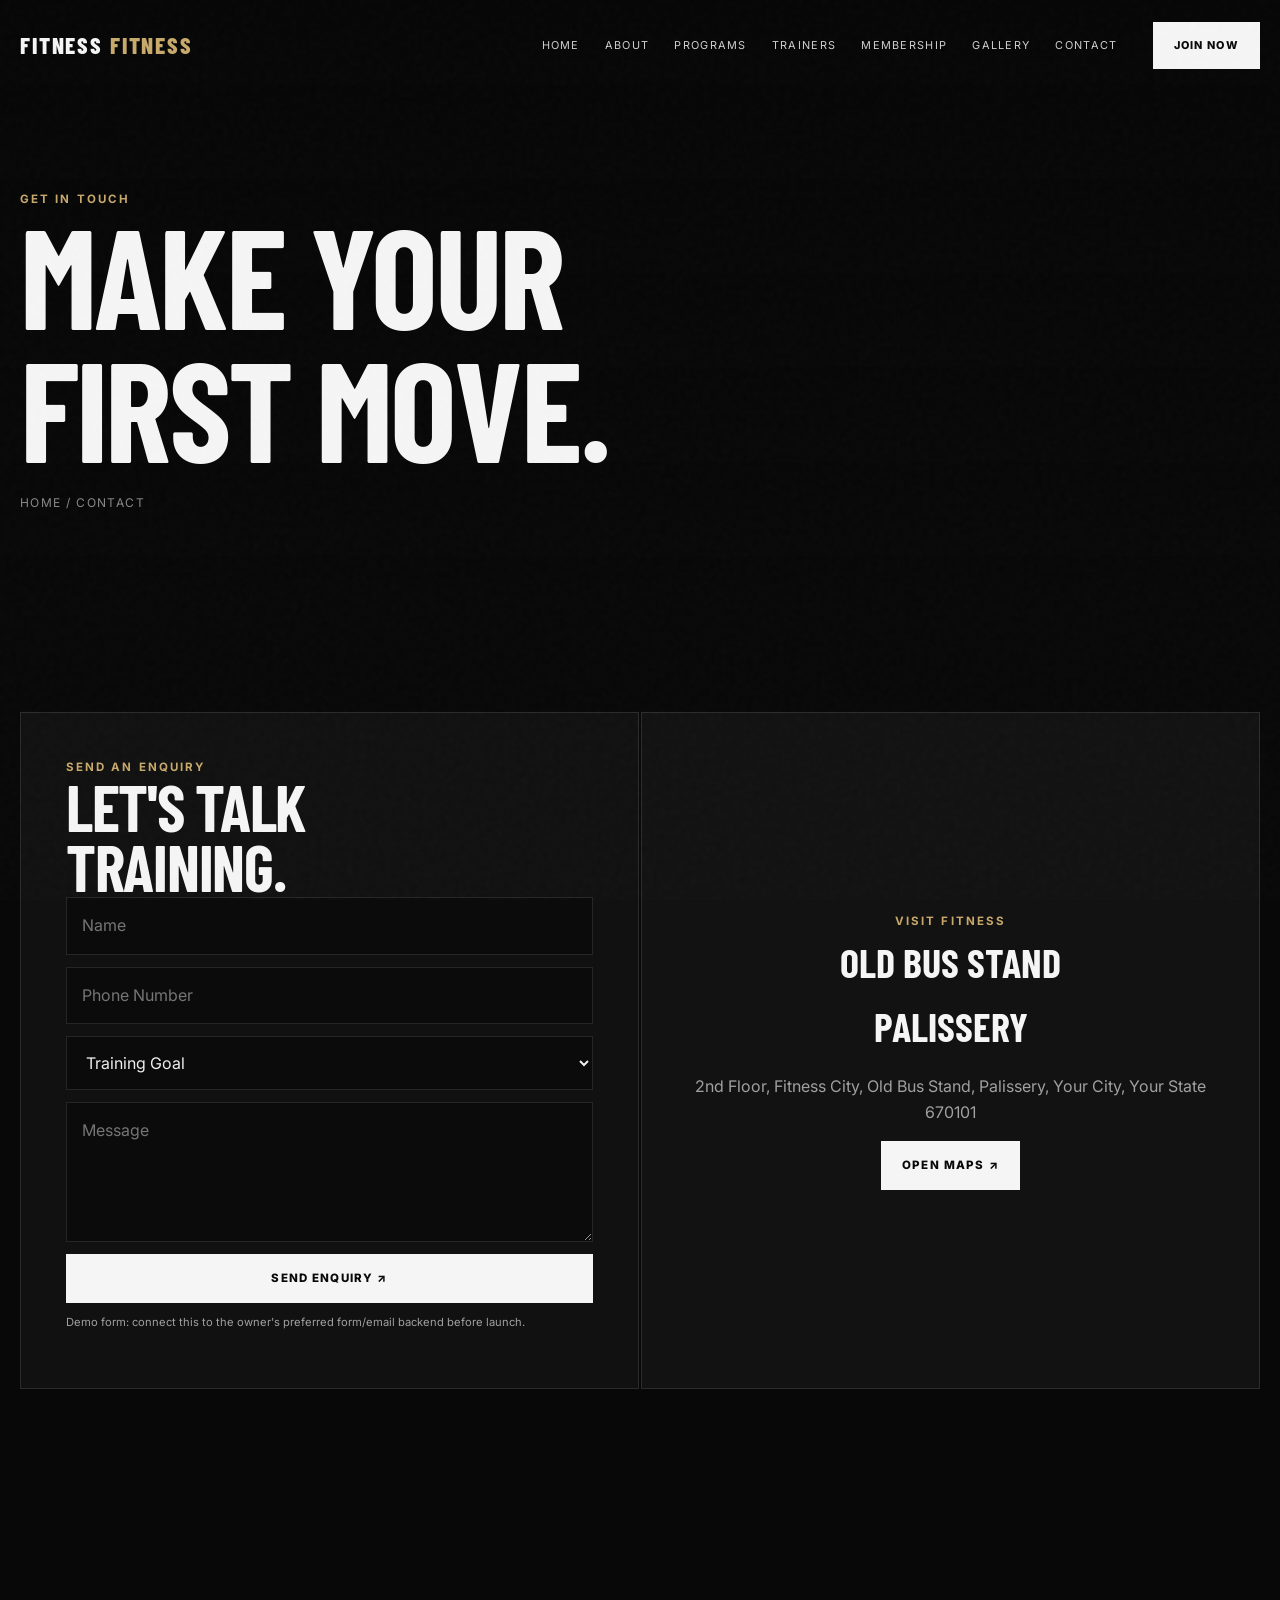
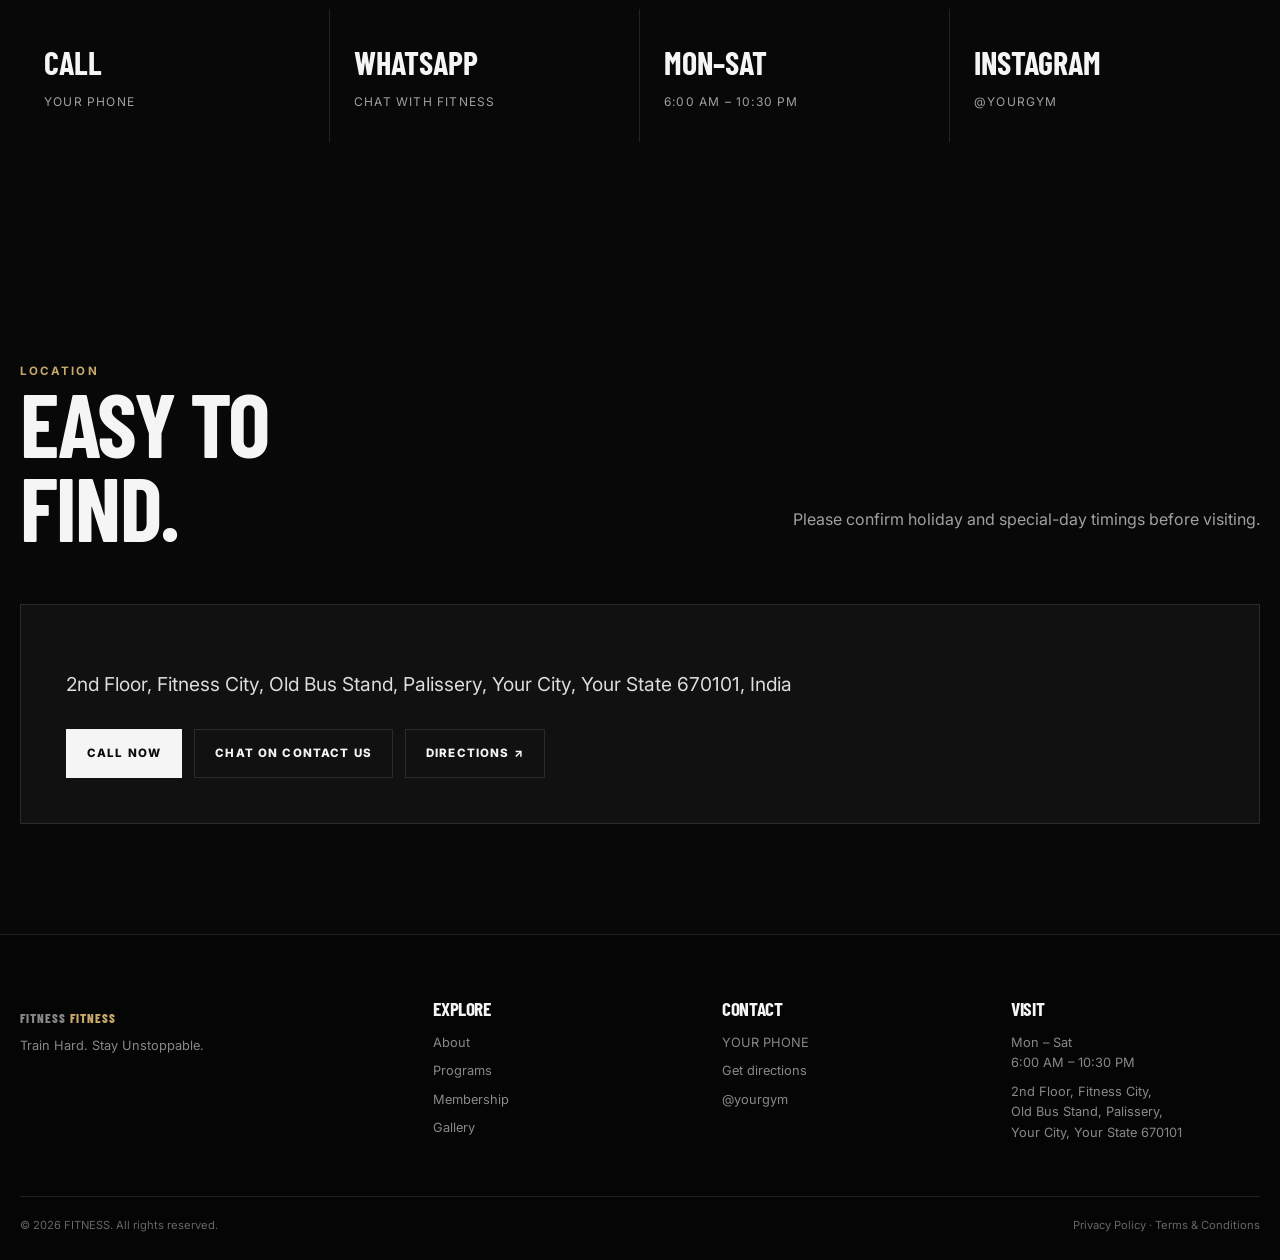
<file: contact.html>
<!doctype html><html lang="en"><head><meta charset="utf-8"><meta name="viewport" content="width=device-width,initial-scale=1">
<title>Contact | FITNESS</title><meta name="description" content="Premium fitness centre in Your City, Your State."><meta name="theme-color" content="#080808"><link rel="stylesheet" href="css/style.css"></head><body>
<nav class="nav"><div class="container nav-inner">
<a class="logo" href="index.html">FITNESS <span>FITNESS</span></a>
<div class="nav-links">
<a href="index.html">Home</a><a href="about.html">About</a><a href="programs.html">Programs</a><a href="trainers.html">Trainers</a><a href="membership.html">Membership</a><a href="gallery.html">Gallery</a><a href="contact.html">Contact</a>
<a class="btn primary nav-cta" href="membership.html">Join Now</a></div><button class="menu" aria-label="Open menu">☰</button></div></nav><header class="page-hero"><div class="container"><div class="eyebrow">Get in touch</div><h1>Make your<br>first move.</h1><div class="breadcrumbs">Home / Contact</div></div></header>
<section class="section"><div class="container location-grid"><div class="contact-card reveal"><div class="eyebrow">Send an enquiry</div><h2 style="font-size:4rem">Let's talk<br>training.</h2><form class="form" data-demo><input name="name" placeholder="Name" aria-label="Name" required><input name="phone" type="tel" placeholder="Phone Number" aria-label="Phone Number" required><select name="goal" aria-label="Training Goal"><option>Training Goal</option><option>General fitness</option><option>Strength</option><option>Muscle building</option><option>Weight management</option><option>Personal training</option></select><textarea name="message" placeholder="Message" aria-label="Message"></textarea><button class="btn primary" type="submit">Send Enquiry ↗</button></form><p style="font-size:.7rem">Demo form: connect this to the owner's preferred form/email backend before launch.</p></div>
<div class="map reveal"><div><div class="eyebrow">Visit Fitness</div><strong>OLD BUS STAND<br>PALISSERY</strong><p>2nd Floor, Fitness City, Old Bus Stand, Palissery, Your City, Your State 670101</p><a class="btn primary" target="_blank" rel="noopener" href="https://www.google.com/maps">Open Maps ↗</a></div></div></div></section>
<section class="section"><div class="container"><div class="trust-grid"><div class="trust-item"><strong>CALL</strong><span><a href="tel:+YOURPHONE">YOUR PHONE</a></span></div><div class="trust-item"><strong>WHATSAPP</strong><span><a href="contact.html">Chat with Fitness</a></span></div><div class="trust-item"><strong>MON–SAT</strong><span>6:00 AM – 10:30 PM</span></div><div class="trust-item"><strong>INSTAGRAM</strong><span><a href="https://www.instagram.com/yourgym/" target="_blank" rel="noopener">@yourgym</a></span></div></div></div></section>
<section class="section"><div class="container"><div class="section-head"><div><div class="eyebrow">Location</div><h2>Easy to<br>find.</h2></div><p>Please confirm holiday and special-day timings before visiting.</p></div><div class="contact-card"><p style="font-size:1.2rem;color:#ddd">2nd Floor, Fitness City, Old Bus Stand, Palissery, Your City, Your State 670101, India</p><div class="cta-actions"><a class="btn primary" href="tel:+YOURPHONE">Call Now</a><a class="btn" href="contact.html">Chat on Contact Us</a><a class="btn" target="_blank" rel="noopener" href="https://www.google.com/maps">Directions ↗</a></div></div></div></section><footer class="footer"><div class="container">
<div class="footer-grid">
<div><a class="logo" href="index.html">FITNESS <span>FITNESS</span></a><p>Train Hard. Stay Unstoppable.</p></div>
<div><h4>Explore</h4><a href="about.html">About</a><a href="programs.html">Programs</a><a href="membership.html">Membership</a><a href="gallery.html">Gallery</a></div>
<div><h4>Contact</h4><a href="tel:+YOURPHONE">YOUR PHONE</a><a href="https://www.google.com/maps" target="_blank" rel="noopener">Get directions</a><a href="https://www.instagram.com/yourgym/" target="_blank" rel="noopener">@yourgym</a></div>
<div><h4>Visit</h4><p>Mon – Sat<br>6:00 AM – 10:30 PM</p><p>2nd Floor, Fitness City,<br>Old Bus Stand, Palissery,<br>Your City, Your State 670101</p></div>
</div>
<div class="copyright"><span>© 2026 FITNESS. All rights reserved.</span><span>Privacy Policy · Terms & Conditions</span></div>
</div></footer><script src="js/main.js"></script></body></html>
</file>
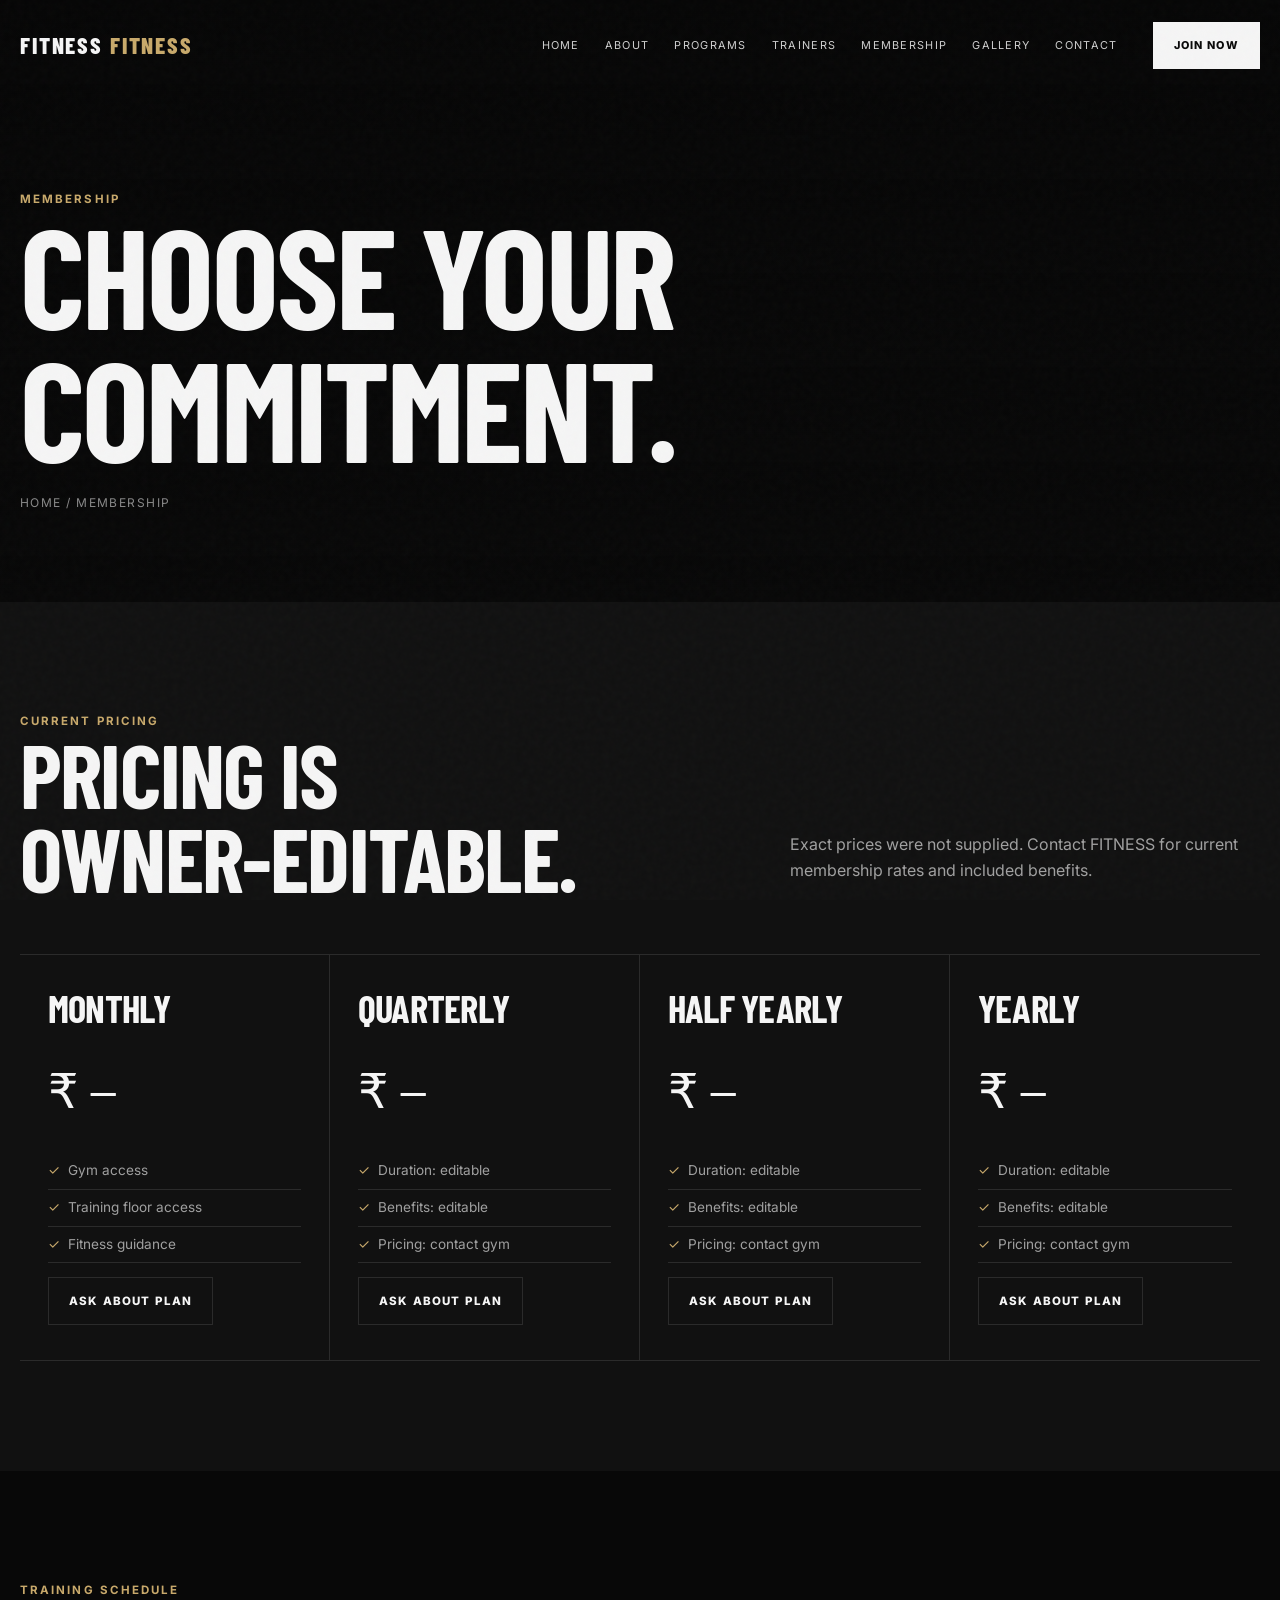
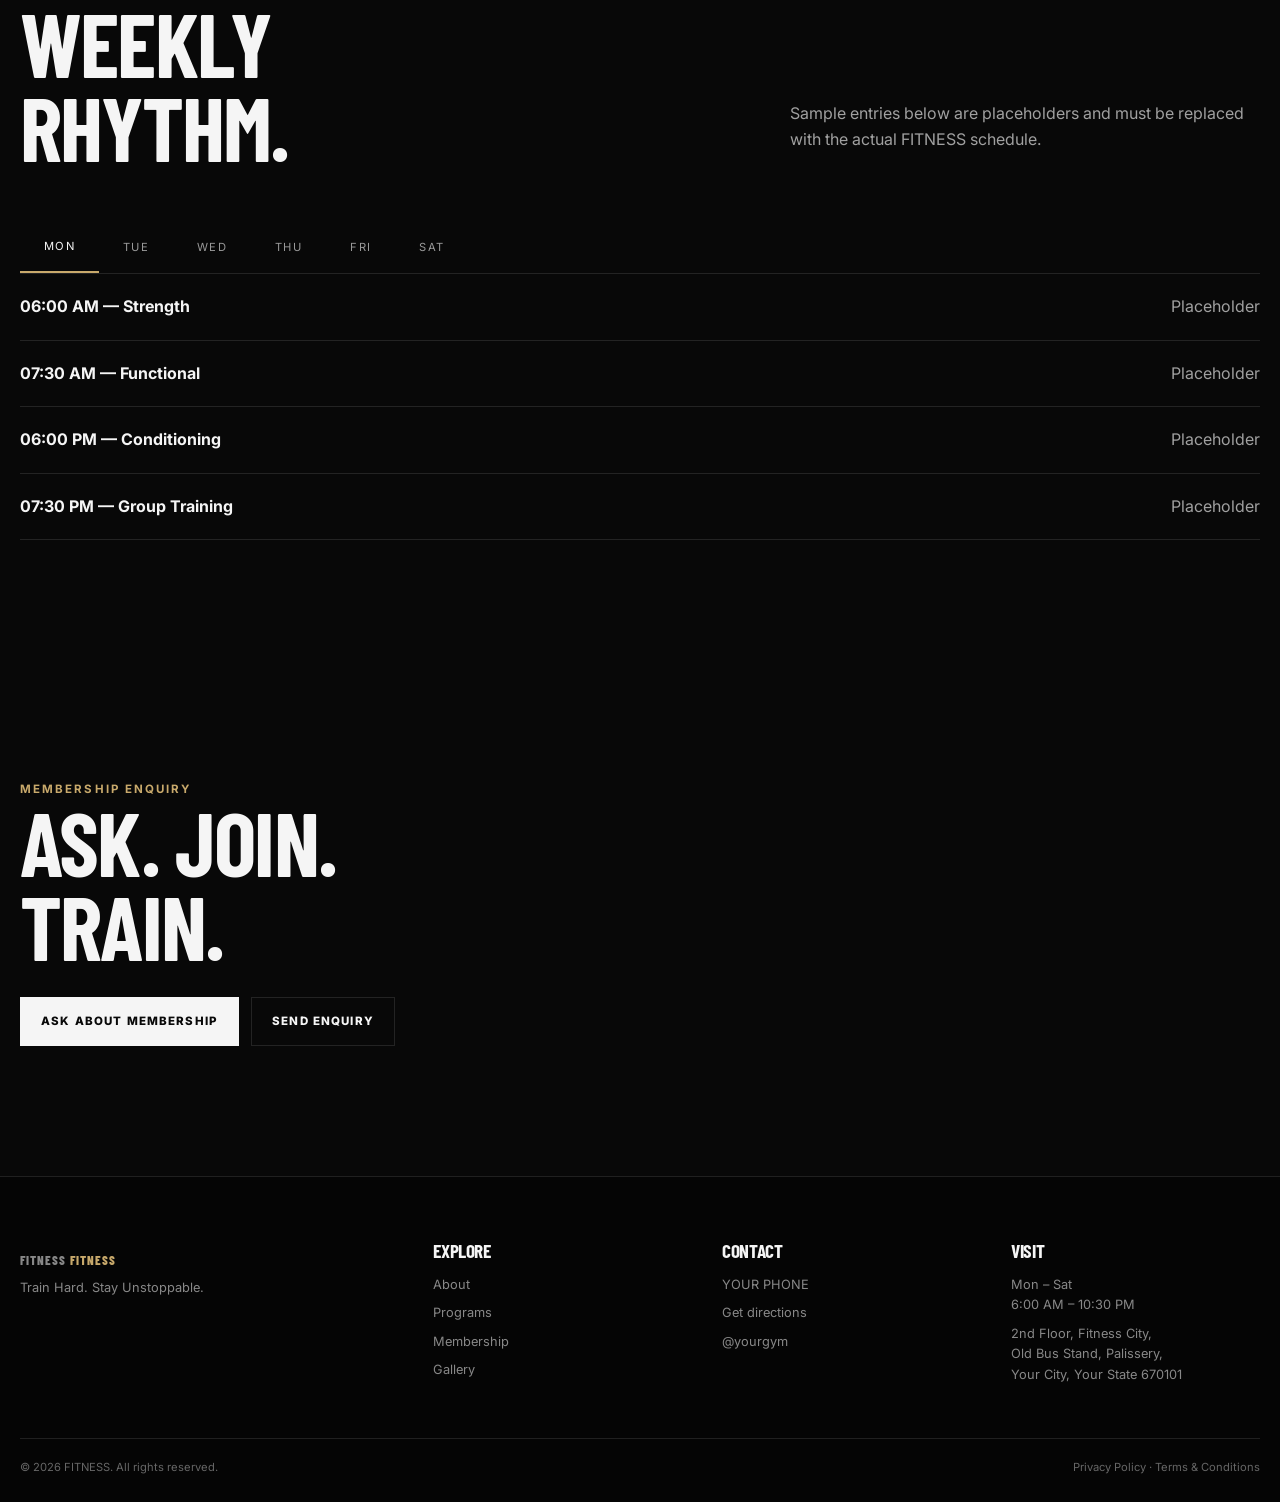
<file: membership.html>
<!doctype html><html lang="en"><head><meta charset="utf-8"><meta name="viewport" content="width=device-width,initial-scale=1">
<title>Membership | FITNESS</title><meta name="description" content="Premium fitness centre in Your City, Your State."><meta name="theme-color" content="#080808"><link rel="stylesheet" href="css/style.css"></head><body>
<nav class="nav"><div class="container nav-inner">
<a class="logo" href="index.html">FITNESS <span>FITNESS</span></a>
<div class="nav-links">
<a href="index.html">Home</a><a href="about.html">About</a><a href="programs.html">Programs</a><a href="trainers.html">Trainers</a><a href="membership.html">Membership</a><a href="gallery.html">Gallery</a><a href="contact.html">Contact</a>
<a class="btn primary nav-cta" href="membership.html">Join Now</a></div><button class="menu" aria-label="Open menu">☰</button></div></nav><header class="page-hero"><div class="container"><div class="eyebrow">Membership</div><h1>Choose your<br>commitment.</h1><div class="breadcrumbs">Home / Membership</div></div></header>
<section class="section membership"><div class="container"><div class="section-head"><div><div class="eyebrow">Current pricing</div><h2>Pricing is<br>owner-editable.</h2></div><p>Exact prices were not supplied. Contact FITNESS for current membership rates and included benefits.</p></div><div class="plans">
<div class="plan reveal"><h3>Monthly</h3><div class="price">₹ —</div><ul><li>Gym access</li><li>Training floor access</li><li>Fitness guidance</li></ul><a class="btn" href="contact.html">Ask about plan</a></div>
<div class="plan reveal"><h3>Quarterly</h3><div class="price">₹ —</div><ul><li>Duration: editable</li><li>Benefits: editable</li><li>Pricing: contact gym</li></ul><a class="btn" href="contact.html">Ask about plan</a></div>
<div class="plan reveal"><h3>Half Yearly</h3><div class="price">₹ —</div><ul><li>Duration: editable</li><li>Benefits: editable</li><li>Pricing: contact gym</li></ul><a class="btn" href="contact.html">Ask about plan</a></div>
<div class="plan reveal"><h3>Yearly</h3><div class="price">₹ —</div><ul><li>Duration: editable</li><li>Benefits: editable</li><li>Pricing: contact gym</li></ul><a class="btn" href="contact.html">Ask about plan</a></div>
</div></div></section>
<section class="section"><div class="container"><div class="section-head"><div><div class="eyebrow">Training schedule</div><h2>Weekly<br>rhythm.</h2></div><p>Sample entries below are placeholders and must be replaced with the actual FITNESS schedule.</p></div>
<div class="schedule"><div class="days"><button class="day active" data-day="mon">mon</button><button class="day " data-day="tue">tue</button><button class="day " data-day="wed">wed</button><button class="day " data-day="thu">thu</button><button class="day " data-day="fri">fri</button><button class="day " data-day="sat">sat</button></div>
<div class="day-content" data-day="mon" ><div class="session"><strong>06:00 AM — Strength</strong><span>Placeholder</span></div><div class="session"><strong>07:30 AM — Functional</strong><span>Placeholder</span></div><div class="session"><strong>06:00 PM — Conditioning</strong><span>Placeholder</span></div><div class="session"><strong>07:30 PM — Group Training</strong><span>Placeholder</span></div></div><div class="day-content" data-day="tue" hidden><div class="session"><strong>06:00 AM — Strength</strong><span>Placeholder</span></div><div class="session"><strong>07:30 AM — Functional</strong><span>Placeholder</span></div><div class="session"><strong>06:00 PM — Conditioning</strong><span>Placeholder</span></div><div class="session"><strong>07:30 PM — Group Training</strong><span>Placeholder</span></div></div><div class="day-content" data-day="wed" hidden><div class="session"><strong>06:00 AM — Strength</strong><span>Placeholder</span></div><div class="session"><strong>07:30 AM — Functional</strong><span>Placeholder</span></div><div class="session"><strong>06:00 PM — Conditioning</strong><span>Placeholder</span></div><div class="session"><strong>07:30 PM — Group Training</strong><span>Placeholder</span></div></div><div class="day-content" data-day="thu" hidden><div class="session"><strong>06:00 AM — Strength</strong><span>Placeholder</span></div><div class="session"><strong>07:30 AM — Functional</strong><span>Placeholder</span></div><div class="session"><strong>06:00 PM — Conditioning</strong><span>Placeholder</span></div><div class="session"><strong>07:30 PM — Group Training</strong><span>Placeholder</span></div></div><div class="day-content" data-day="fri" hidden><div class="session"><strong>06:00 AM — Strength</strong><span>Placeholder</span></div><div class="session"><strong>07:30 AM — Functional</strong><span>Placeholder</span></div><div class="session"><strong>06:00 PM — Conditioning</strong><span>Placeholder</span></div><div class="session"><strong>07:30 PM — Group Training</strong><span>Placeholder</span></div></div><div class="day-content" data-day="sat" hidden><div class="session"><strong>06:00 AM — Strength</strong><span>Placeholder</span></div><div class="session"><strong>07:30 AM — Functional</strong><span>Placeholder</span></div><div class="session"><strong>06:00 PM — Conditioning</strong><span>Placeholder</span></div><div class="session"><strong>07:30 PM — Group Training</strong><span>Placeholder</span></div></div></div></div></section>
<section class="cta"><div class="container"><div class="eyebrow">Membership enquiry</div><h2>Ask. Join.<br>Train.</h2><div class="cta-actions"><a class="btn primary" href="contact.html">Ask About Membership</a><a class="btn" href="contact.html">Send Enquiry</a></div></div></section><footer class="footer"><div class="container">
<div class="footer-grid">
<div><a class="logo" href="index.html">FITNESS <span>FITNESS</span></a><p>Train Hard. Stay Unstoppable.</p></div>
<div><h4>Explore</h4><a href="about.html">About</a><a href="programs.html">Programs</a><a href="membership.html">Membership</a><a href="gallery.html">Gallery</a></div>
<div><h4>Contact</h4><a href="tel:+YOURPHONE">YOUR PHONE</a><a href="https://www.google.com/maps" target="_blank" rel="noopener">Get directions</a><a href="https://www.instagram.com/yourgym/" target="_blank" rel="noopener">@yourgym</a></div>
<div><h4>Visit</h4><p>Mon – Sat<br>6:00 AM – 10:30 PM</p><p>2nd Floor, Fitness City,<br>Old Bus Stand, Palissery,<br>Your City, Your State 670101</p></div>
</div>
<div class="copyright"><span>© 2026 FITNESS. All rights reserved.</span><span>Privacy Policy · Terms & Conditions</span></div>
</div></footer><script src="js/main.js"></script></body></html>
</file>
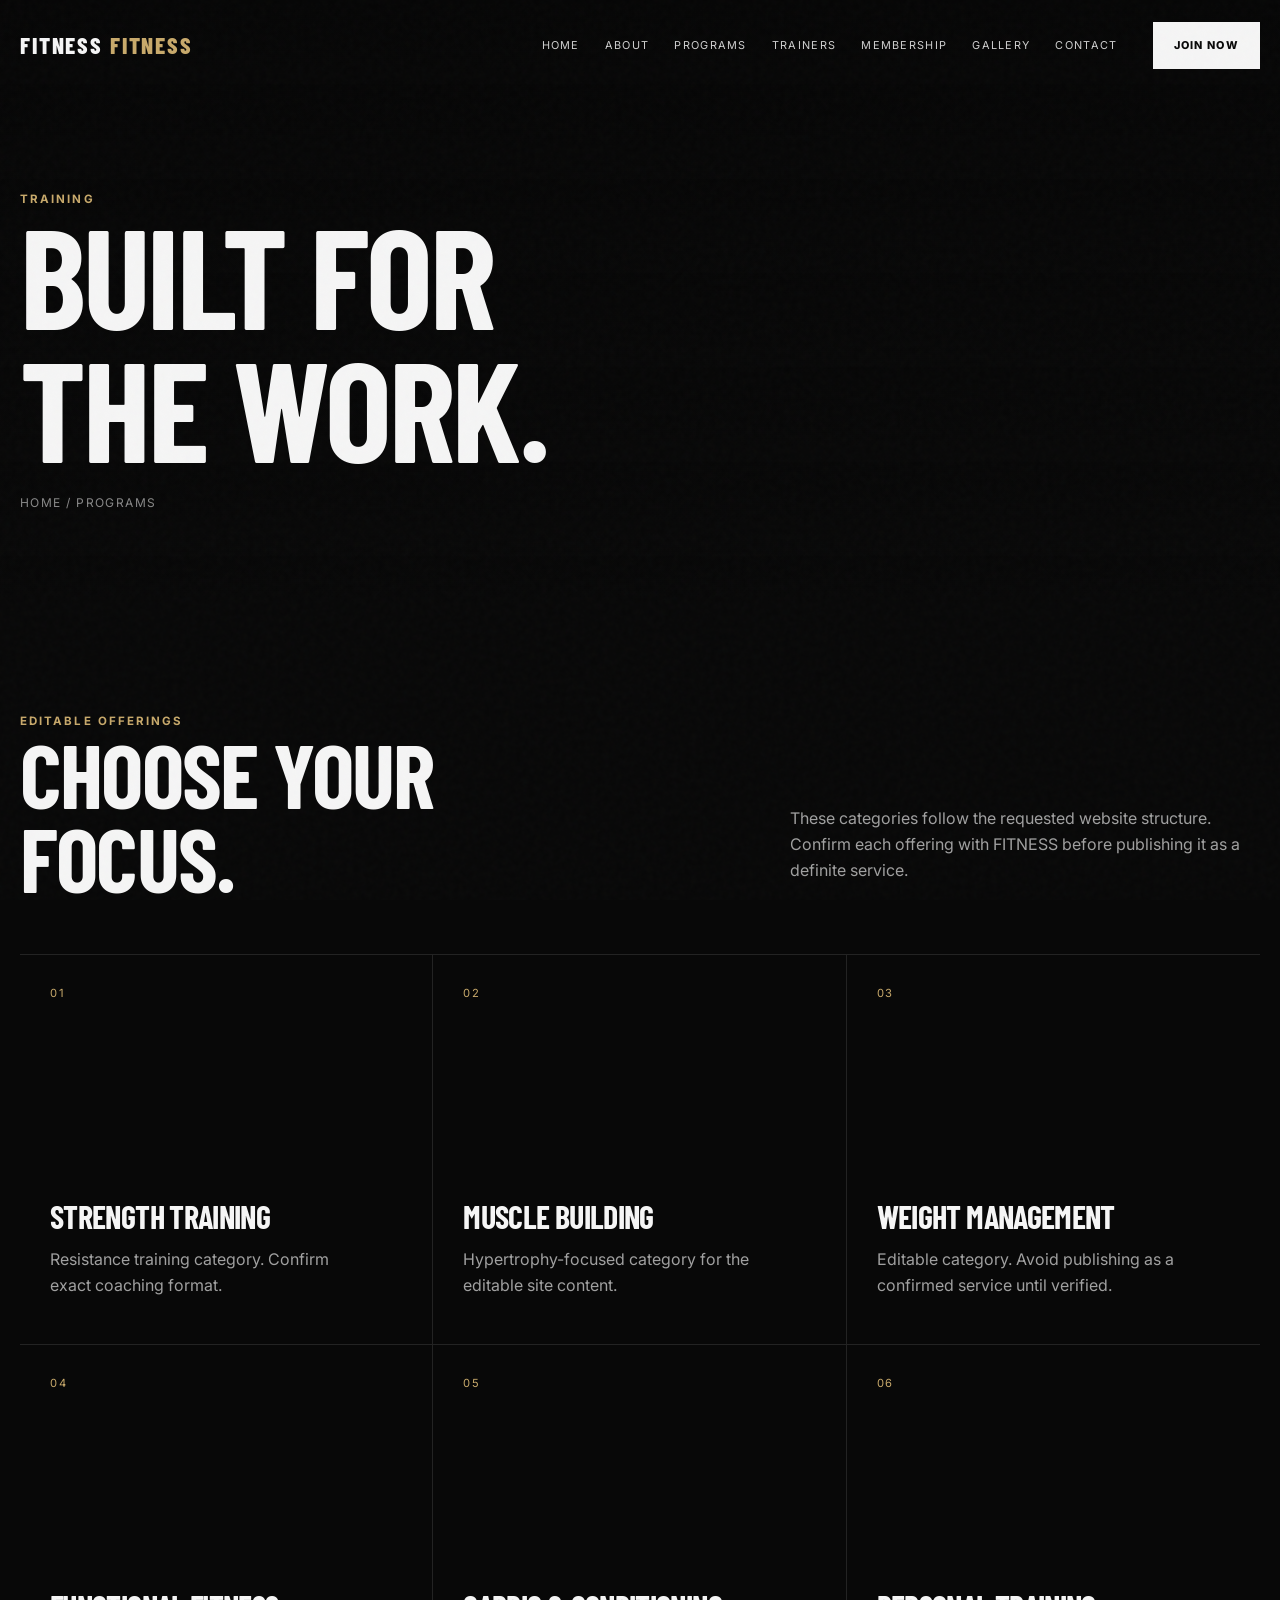
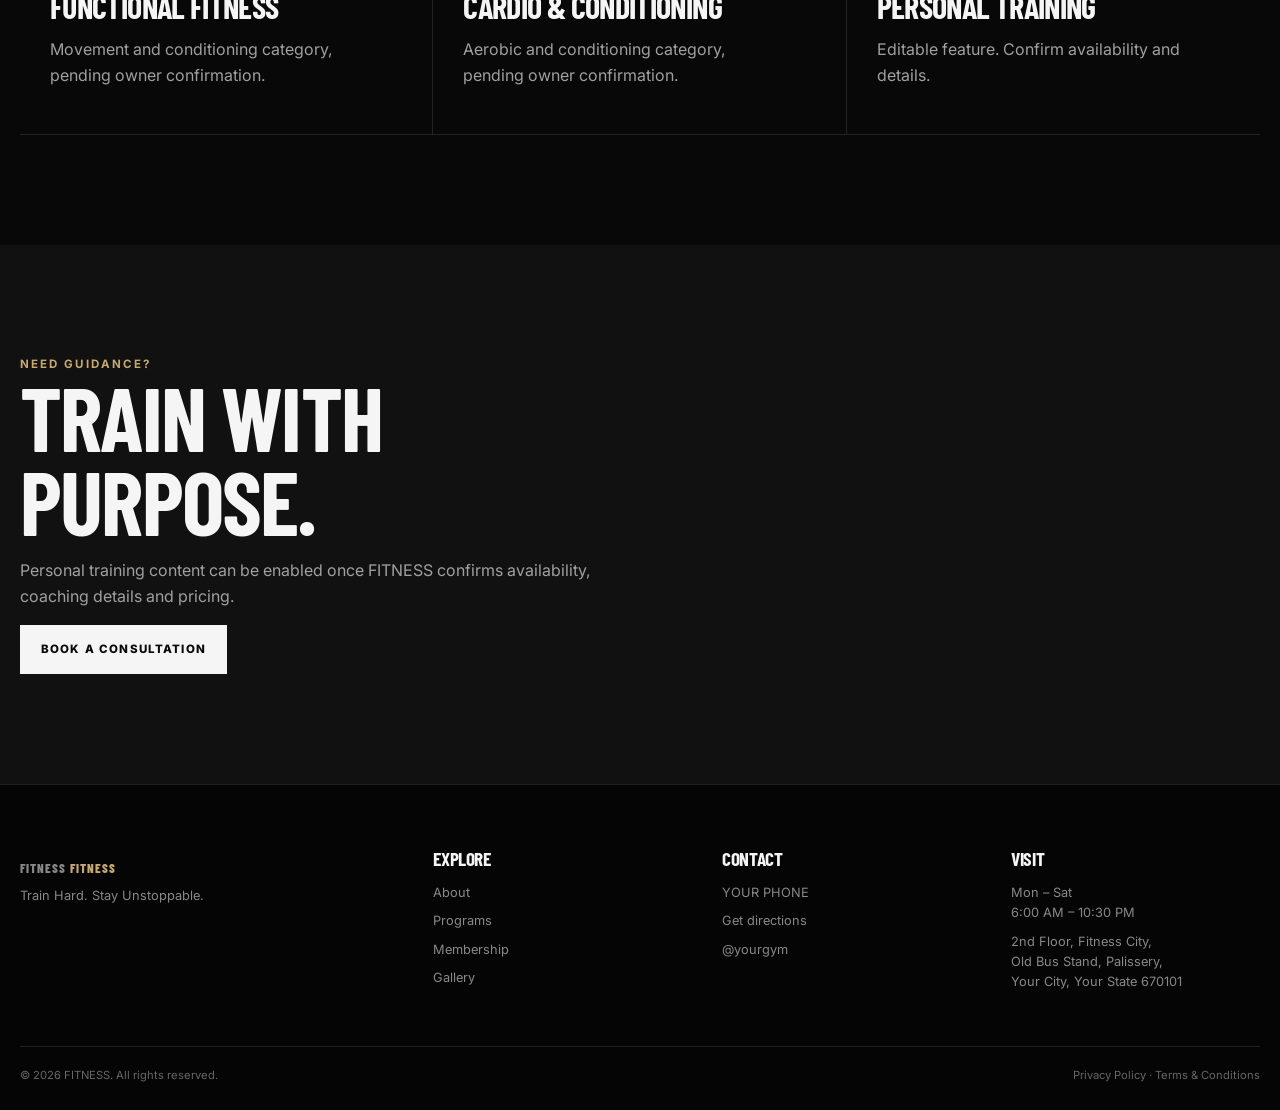
<file: programs.html>
<!doctype html><html lang="en"><head><meta charset="utf-8"><meta name="viewport" content="width=device-width,initial-scale=1">
<title>Programs | FITNESS</title><meta name="description" content="Premium fitness centre in Your City, Your State."><meta name="theme-color" content="#080808"><link rel="stylesheet" href="css/style.css"></head><body>
<nav class="nav"><div class="container nav-inner">
<a class="logo" href="index.html">FITNESS <span>FITNESS</span></a>
<div class="nav-links">
<a href="index.html">Home</a><a href="about.html">About</a><a href="programs.html">Programs</a><a href="trainers.html">Trainers</a><a href="membership.html">Membership</a><a href="gallery.html">Gallery</a><a href="contact.html">Contact</a>
<a class="btn primary nav-cta" href="membership.html">Join Now</a></div><button class="menu" aria-label="Open menu">☰</button></div></nav><header class="page-hero"><div class="container"><div class="eyebrow">Training</div><h1>Built for<br>the work.</h1><div class="breadcrumbs">Home / Programs</div></div></header>
<section class="section"><div class="container"><div class="section-head"><div><div class="eyebrow">Editable offerings</div><h2>Choose your<br>focus.</h2></div><p>These categories follow the requested website structure. Confirm each offering with FITNESS before publishing it as a definite service.</p></div><div class="program-grid">
<div class="program reveal"><div class="program-bg" style="background-image:url('https://images.unsplash.com/photo-1583454110551-21f2fa2afe61?auto=format&fit=crop&w=1000&q=80')"></div><div class="program-content"><span class="program-num">01</span><div><h3>Strength Training</h3><p>Resistance training category. Confirm exact coaching format.</p></div></div></div><div class="program reveal"><div class="program-bg" style="background-image:url('https://images.unsplash.com/photo-1581009146145-b5ef050c2e1e?auto=format&fit=crop&w=1000&q=80')"></div><div class="program-content"><span class="program-num">02</span><div><h3>Muscle Building</h3><p>Hypertrophy-focused category for the editable site content.</p></div></div></div><div class="program reveal"><div class="program-bg" style="background-image:url('https://images.unsplash.com/photo-1534438327276-14e5300c3a48?auto=format&fit=crop&w=1000&q=80')"></div><div class="program-content"><span class="program-num">03</span><div><h3>Weight Management</h3><p>Editable category. Avoid publishing as a confirmed service until verified.</p></div></div></div><div class="program reveal"><div class="program-bg" style="background-image:url('https://images.unsplash.com/photo-1517836357463-d25dfeac3438?auto=format&fit=crop&w=1000&q=80')"></div><div class="program-content"><span class="program-num">04</span><div><h3>Functional Fitness</h3><p>Movement and conditioning category, pending owner confirmation.</p></div></div></div><div class="program reveal"><div class="program-bg" style="background-image:url('https://images.unsplash.com/photo-1538805060514-97d9cc17730c?auto=format&fit=crop&w=1000&q=80')"></div><div class="program-content"><span class="program-num">05</span><div><h3>Cardio & Conditioning</h3><p>Aerobic and conditioning category, pending owner confirmation.</p></div></div></div><div class="program reveal"><div class="program-bg" style="background-image:url('https://images.unsplash.com/photo-1571019614242-c5c5dee9f50b?auto=format&fit=crop&w=1000&q=80')"></div><div class="program-content"><span class="program-num">06</span><div><h3>Personal Training</h3><p>Editable feature. Confirm availability and details.</p></div></div></div></div></div></section>
<section class="section membership"><div class="container"><div class="editorial-copy"><div class="eyebrow">Need guidance?</div><h2>Train with<br>purpose.</h2><p>Personal training content can be enabled once FITNESS confirms availability, coaching details and pricing.</p><a class="btn primary" href="contact.html">Book a consultation</a></div></div></section><footer class="footer"><div class="container">
<div class="footer-grid">
<div><a class="logo" href="index.html">FITNESS <span>FITNESS</span></a><p>Train Hard. Stay Unstoppable.</p></div>
<div><h4>Explore</h4><a href="about.html">About</a><a href="programs.html">Programs</a><a href="membership.html">Membership</a><a href="gallery.html">Gallery</a></div>
<div><h4>Contact</h4><a href="tel:+YOURPHONE">YOUR PHONE</a><a href="https://www.google.com/maps" target="_blank" rel="noopener">Get directions</a><a href="https://www.instagram.com/yourgym/" target="_blank" rel="noopener">@yourgym</a></div>
<div><h4>Visit</h4><p>Mon – Sat<br>6:00 AM – 10:30 PM</p><p>2nd Floor, Fitness City,<br>Old Bus Stand, Palissery,<br>Your City, Your State 670101</p></div>
</div>
<div class="copyright"><span>© 2026 FITNESS. All rights reserved.</span><span>Privacy Policy · Terms & Conditions</span></div>
</div></footer><script src="js/main.js"></script></body></html>
</file>
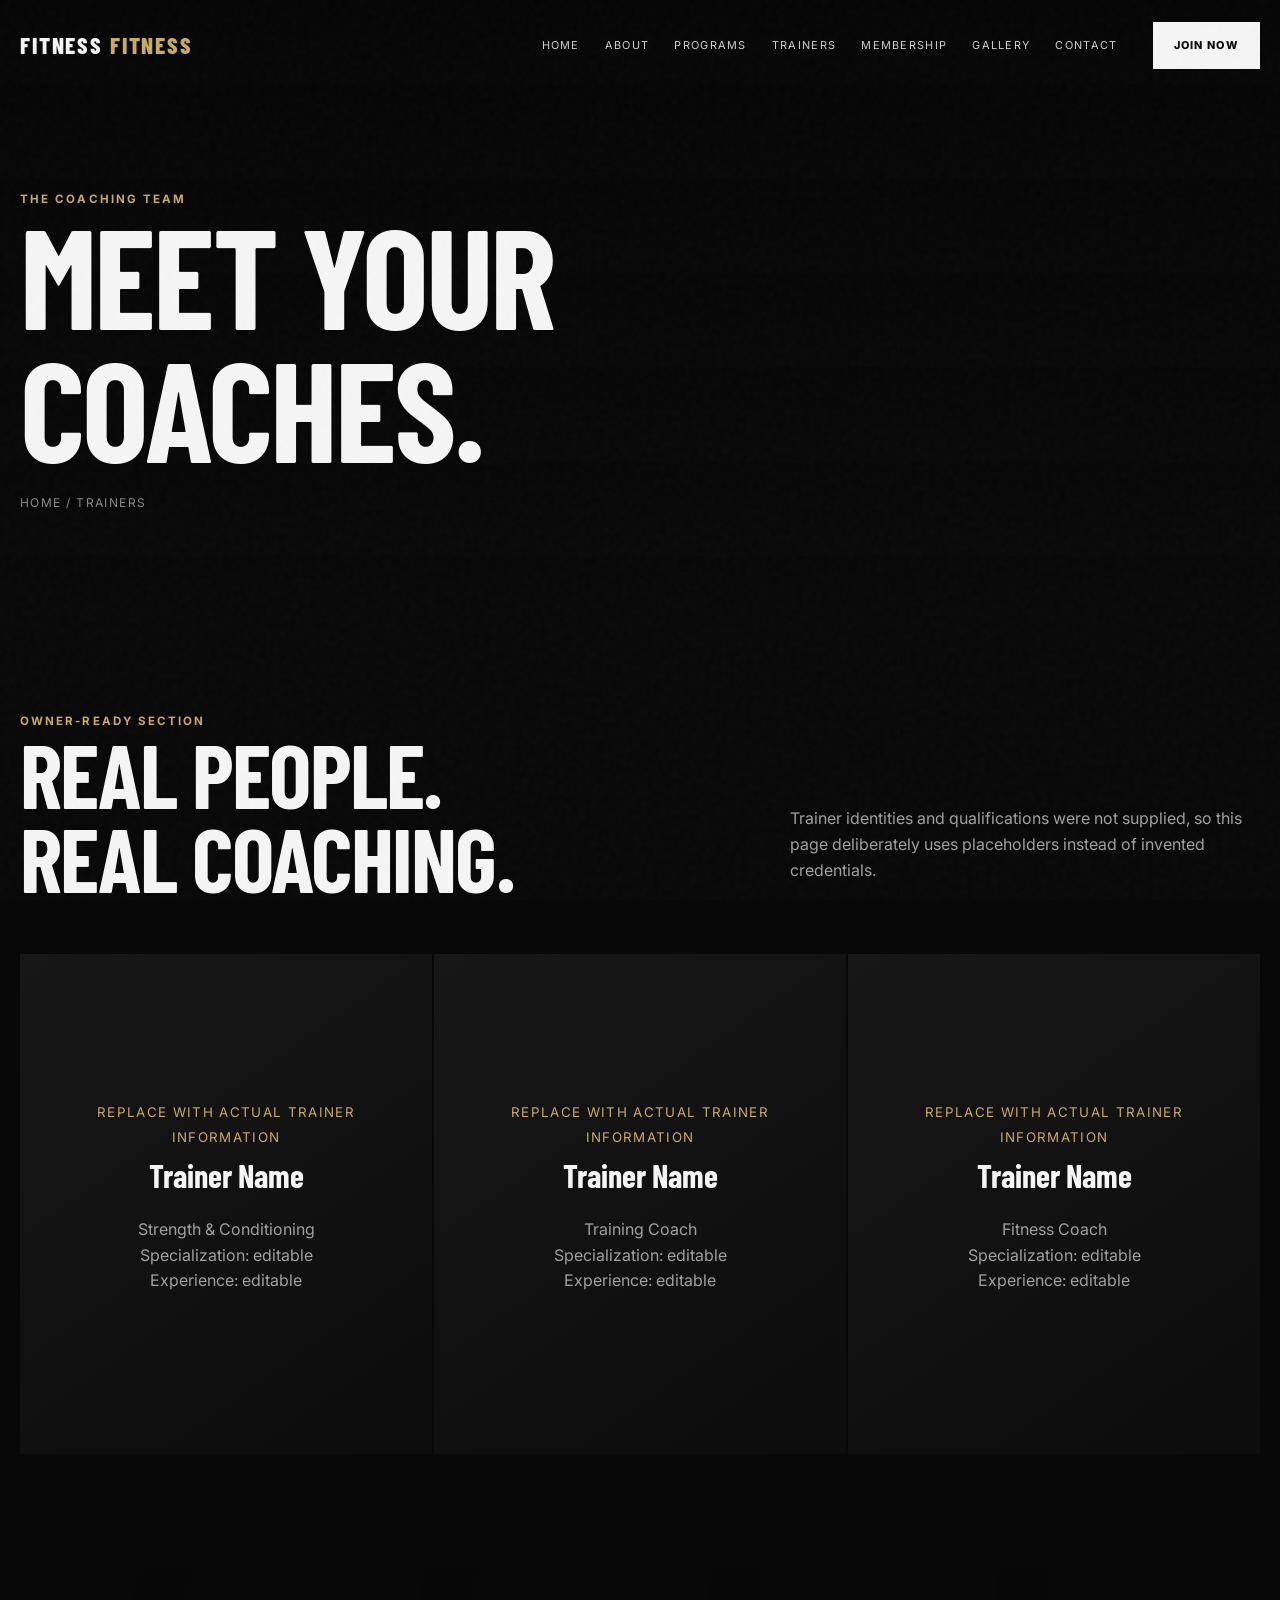
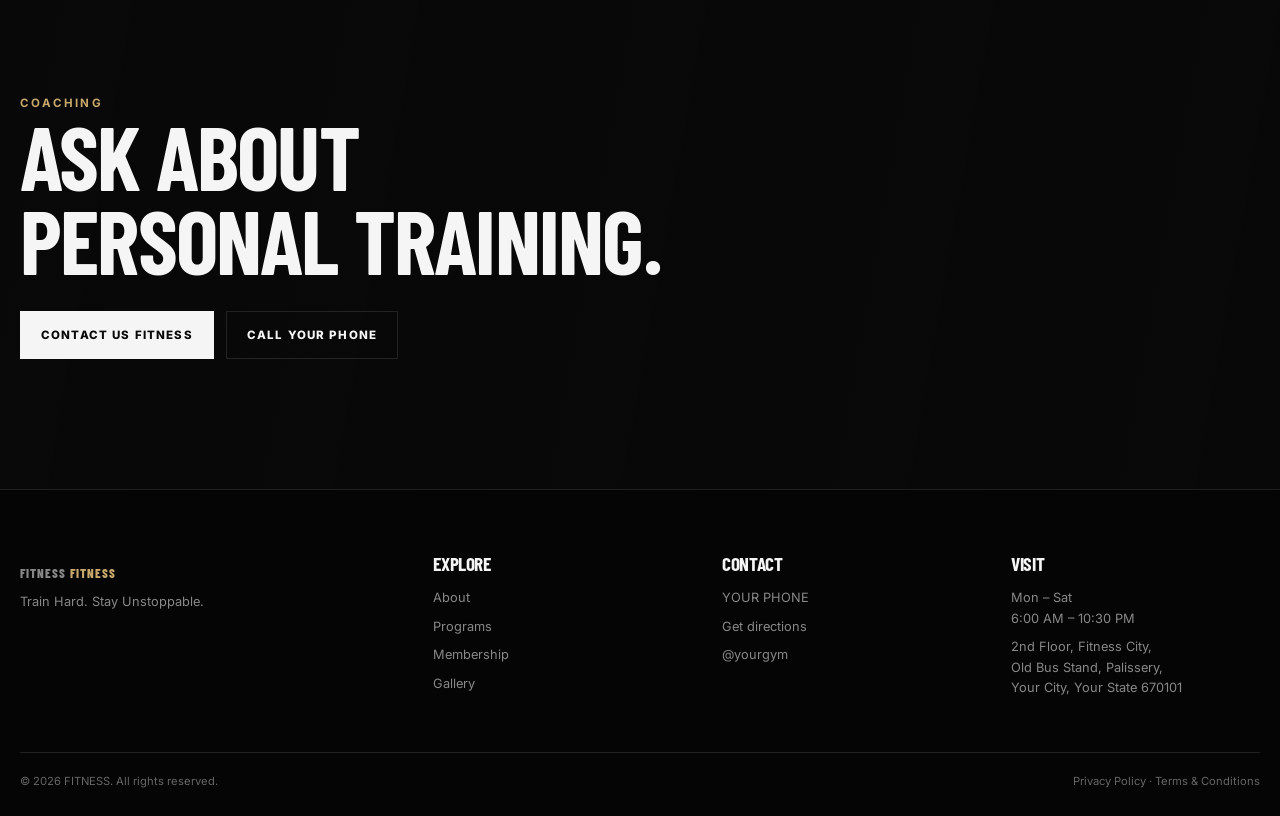
<file: trainers.html>
<!doctype html><html lang="en"><head><meta charset="utf-8"><meta name="viewport" content="width=device-width,initial-scale=1">
<title>Trainers | FITNESS</title><meta name="description" content="Premium fitness centre in Your City, Your State."><meta name="theme-color" content="#080808"><link rel="stylesheet" href="css/style.css"></head><body>
<nav class="nav"><div class="container nav-inner">
<a class="logo" href="index.html">FITNESS <span>FITNESS</span></a>
<div class="nav-links">
<a href="index.html">Home</a><a href="about.html">About</a><a href="programs.html">Programs</a><a href="trainers.html">Trainers</a><a href="membership.html">Membership</a><a href="gallery.html">Gallery</a><a href="contact.html">Contact</a>
<a class="btn primary nav-cta" href="membership.html">Join Now</a></div><button class="menu" aria-label="Open menu">☰</button></div></nav><header class="page-hero"><div class="container"><div class="eyebrow">The coaching team</div><h1>Meet your<br>coaches.</h1><div class="breadcrumbs">Home / Trainers</div></div></header>
<section class="section"><div class="container"><div class="section-head"><div><div class="eyebrow">Owner-ready section</div><h2>Real people.<br>Real coaching.</h2></div><p>Trainer identities and qualifications were not supplied, so this page deliberately uses placeholders instead of invented credentials.</p></div>
<div class="coach-grid"><div class="placeholder reveal"><div><small>Replace with actual trainer information</small><br><strong>Trainer Name</strong><p>Strength & Conditioning<br>Specialization: editable<br>Experience: editable</p></div></div><div class="placeholder reveal"><div><small>Replace with actual trainer information</small><br><strong>Trainer Name</strong><p>Training Coach<br>Specialization: editable<br>Experience: editable</p></div></div><div class="placeholder reveal"><div><small>Replace with actual trainer information</small><br><strong>Trainer Name</strong><p>Fitness Coach<br>Specialization: editable<br>Experience: editable</p></div></div></div></div></section>
<section class="cta"><div class="container"><div class="eyebrow">Coaching</div><h2>Ask about<br>personal training.</h2><div class="cta-actions"><a class="btn primary" href="contact.html">Contact Us FITNESS</a><a class="btn" href="tel:+YOURPHONE">Call YOUR PHONE</a></div></div></section><footer class="footer"><div class="container">
<div class="footer-grid">
<div><a class="logo" href="index.html">FITNESS <span>FITNESS</span></a><p>Train Hard. Stay Unstoppable.</p></div>
<div><h4>Explore</h4><a href="about.html">About</a><a href="programs.html">Programs</a><a href="membership.html">Membership</a><a href="gallery.html">Gallery</a></div>
<div><h4>Contact</h4><a href="tel:+YOURPHONE">YOUR PHONE</a><a href="https://www.google.com/maps" target="_blank" rel="noopener">Get directions</a><a href="https://www.instagram.com/yourgym/" target="_blank" rel="noopener">@yourgym</a></div>
<div><h4>Visit</h4><p>Mon – Sat<br>6:00 AM – 10:30 PM</p><p>2nd Floor, Fitness City,<br>Old Bus Stand, Palissery,<br>Your City, Your State 670101</p></div>
</div>
<div class="copyright"><span>© 2026 FITNESS. All rights reserved.</span><span>Privacy Policy · Terms & Conditions</span></div>
</div></footer><script src="js/main.js"></script></body></html>
</file>
<file: css/style.css>
@import url('https://fonts.googleapis.com/css2?family=Barlow+Condensed:wght@500;600;700;800&family=Inter:wght@400;500;600;700&display=swap');

:root{
  --bg:#080808;--surface:#111111;--surface2:#171717;--text:#f5f5f5;--muted:#a0a0a0;
  --accent:#c8a96b;--line:rgba(255,255,255,.11);--max:1280px;
  --display:"Barlow Condensed",Impact,sans-serif;--body:Inter,Arial,sans-serif;
}
*{box-sizing:border-box} html{scroll-behavior:smooth} body{margin:0;background:var(--bg);color:var(--text);font-family:var(--body);line-height:1.6}
body:before{content:"";position:fixed;inset:0;pointer-events:none;opacity:.035;background-image:url("data:image/svg+xml,%3Csvg viewBox='0 0 180 180' xmlns='http://www.w3.org/2000/svg'%3E%3Cfilter id='n'%3E%3CfeTurbulence type='fractalNoise' baseFrequency='.8' numOctaves='3' stitchTiles='stitch'/%3E%3C/filter%3E%3Crect width='100%25' height='100%25' filter='url(%23n)' opacity='.7'/%3E%3C/svg%3E");z-index:9999}
img{max-width:100%;display:block} a{color:inherit;text-decoration:none} button,input,textarea,select{font:inherit}
.container{width:min(calc(100% - 40px),var(--max));margin:auto}.eyebrow{font-size:.72rem;letter-spacing:.18em;text-transform:uppercase;color:var(--accent);font-weight:700}
h1,h2,h3,h4{font-family:var(--display);text-transform:uppercase;line-height:.94;margin:0;letter-spacing:-.02em} h2{font-size:clamp(3rem,7vw,6.8rem)} h3{font-size:2rem}
p{color:var(--muted)} .section{padding:110px 0}.section-head{display:flex;justify-content:space-between;gap:40px;align-items:end;margin-bottom:55px}.section-head p{max-width:470px}
.btn{display:inline-flex;align-items:center;justify-content:center;gap:12px;padding:14px 20px;border:1px solid var(--line);text-transform:uppercase;letter-spacing:.1em;font-size:.72rem;font-weight:800;transition:.3s;cursor:pointer}
.btn.primary{background:var(--text);color:#090909;border-color:var(--text)} .btn:hover{transform:translateY(-2px);border-color:var(--accent)} .btn.primary:hover{background:var(--accent);border-color:var(--accent)}
.nav{position:fixed;z-index:1000;top:0;left:0;right:0;border-bottom:1px solid transparent;transition:.3s;padding:22px 0}.nav.scrolled{background:rgba(8,8,8,.88);backdrop-filter:blur(16px);border-color:var(--line);padding:14px 0}
.nav-inner{display:flex;align-items:center;justify-content:space-between}.logo{font-family:var(--display);font-weight:800;font-size:1.45rem;letter-spacing:.08em}.logo span{color:var(--accent)}
.nav-links{display:flex;gap:25px;align-items:center}.nav-links a{font-size:.68rem;letter-spacing:.12em;text-transform:uppercase;color:#d0d0d0}.nav-links a:hover,.nav-links a.active{color:var(--accent)}
.menu{display:none;background:none;color:white;border:0;font-size:1.7rem}.nav-cta{margin-left:10px}
.hero{min-height:100svh;display:grid;place-items:end;position:relative;overflow:hidden;background:
linear-gradient(90deg,rgba(0,0,0,.9) 0%,rgba(0,0,0,.48) 52%,rgba(0,0,0,.72) 100%),
linear-gradient(180deg,rgba(0,0,0,.15) 30%,#080808 100%),
url("https://images.unsplash.com/photo-1534438327276-14e5300c3a48?auto=format&fit=crop&w=2200&q=85") center/cover}
.hero-inner{width:min(calc(100% - 40px),var(--max));margin:0 auto;padding:150px 0 90px}.hero h1{font-size:clamp(5rem,13vw,12rem);max-width:1000px}.hero-copy{max-width:500px;margin:28px 0}.hero-actions{display:flex;gap:12px;flex-wrap:wrap}.scroll{position:absolute;right:35px;bottom:35px;writing-mode:vertical-rl;font-size:.65rem;letter-spacing:.18em;text-transform:uppercase;color:#aaa}.scroll:after{content:"";display:block;height:55px;border-left:1px solid var(--accent);margin:12px auto 0}
.trust{border-block:1px solid var(--line);background:#0c0c0c}.trust-grid{display:grid;grid-template-columns:repeat(4,1fr)}.trust-item{padding:28px 24px;border-right:1px solid var(--line)}.trust-item:last-child{border:0}.trust-item strong{display:block;font-family:var(--display);font-size:2rem}.trust-item span{color:var(--muted);font-size:.75rem;text-transform:uppercase;letter-spacing:.1em}
.editorial{display:grid;grid-template-columns:1.1fr .9fr;gap:80px;align-items:center}.editorial-copy p{max-width:580px}.image-frame{min-height:600px;overflow:hidden;position:relative}.image-frame img{width:100%;height:100%;object-fit:cover;transition:transform .7s}.image-frame:hover img{transform:scale(1.04)}.image-label{position:absolute;left:18px;bottom:18px;background:rgba(8,8,8,.8);padding:9px 12px;font-size:.65rem;text-transform:uppercase;letter-spacing:.12em}
.program-grid{display:grid;grid-template-columns:repeat(3,1fr);border-top:1px solid var(--line)}.program{min-height:390px;border-right:1px solid var(--line);border-bottom:1px solid var(--line);padding:30px;position:relative;overflow:hidden}.program:nth-child(3n){border-right:0}.program-bg{position:absolute;inset:0;opacity:.2;background-size:cover;background-position:center;transition:.5s}.program:hover .program-bg{opacity:.42;transform:scale(1.04)}.program-content{position:relative;z-index:1;height:100%;display:flex;flex-direction:column;justify-content:space-between}.program-num{color:var(--accent);font-size:.7rem;letter-spacing:.15em}.program h3{max-width:260px}.program p{max-width:320px}
.coach-grid{display:grid;grid-template-columns:repeat(3,1fr);gap:2px}.coach{background:var(--surface);min-height:500px;position:relative;overflow:hidden}.coach img{width:100%;height:100%;object-fit:cover;opacity:.72}.coach-info{position:absolute;left:25px;right:25px;bottom:25px;background:linear-gradient(transparent,rgba(0,0,0,.9));padding-top:80px}.coach-info p{margin:5px 0 0;font-size:.8rem}.placeholder{display:grid;place-items:center;text-align:center;padding:40px;background:linear-gradient(145deg,#171717,#0c0c0c);min-height:500px}.placeholder strong{font-family:var(--display);font-size:2rem}.placeholder small{color:var(--accent);text-transform:uppercase;letter-spacing:.1em}
.membership{background:var(--surface)}.plans{display:grid;grid-template-columns:repeat(4,1fr);border-top:1px solid var(--line);border-bottom:1px solid var(--line)}.plan{padding:35px 28px;border-right:1px solid var(--line)}.plan:last-child{border:0}.plan h3{font-size:2.4rem}.price{font-family:var(--display);font-size:3rem;margin:25px 0}.plan ul{padding:0;list-style:none;color:var(--muted);font-size:.85rem}.plan li{padding:7px 0;border-bottom:1px solid var(--line)}.plan li:before{content:"✓";color:var(--accent);margin-right:8px}
.schedule{overflow:auto}.days{display:flex;min-width:650px;border-bottom:1px solid var(--line)}.day{padding:15px 24px;background:none;border:0;color:#999;cursor:pointer;text-transform:uppercase;letter-spacing:.12em;font-size:.7rem}.day.active{color:var(--text);border-bottom:2px solid var(--accent)}.sessions{min-height:220px}.session{display:flex;justify-content:space-between;gap:20px;padding:20px 0;border-bottom:1px solid var(--line)}.session span{color:var(--muted)}
.quote-grid{display:grid;grid-template-columns:repeat(3,1fr);gap:16px}.quote{background:var(--surface);padding:35px;min-height:260px;display:flex;flex-direction:column;justify-content:space-between;border:1px solid var(--line)}.quote p{font-size:1.05rem;color:#ddd}.stars{color:var(--accent);letter-spacing:3px}
.gallery-grid{display:grid;grid-template-columns:1.5fr 1fr 1fr;grid-auto-rows:260px;gap:8px}.gallery-grid img{width:100%;height:100%;object-fit:cover;filter:saturate(.75);transition:.4s}.gallery-grid img:hover{filter:saturate(1);transform:scale(.99)}.gallery-grid .wide{grid-row:span 2}.gallery-note{font-size:.7rem;color:#777;margin-top:15px}
.cta{padding:130px 0;background:linear-gradient(100deg,rgba(8,8,8,.25),rgba(8,8,8,.85)),url("https://images.unsplash.com/photo-1581009146145-b5ef050c2e1e?auto=format&fit=crop&w=2000&q=80") center/cover}.cta h2{max-width:800px}.cta-actions{margin-top:30px;display:flex;gap:12px;flex-wrap:wrap}
.location-grid{display:grid;grid-template-columns:1fr 1fr;gap:2px}.map{min-height:480px;background:#121212;display:grid;place-items:center;border:1px solid var(--line);text-align:center;padding:40px}.map strong{font-family:var(--display);font-size:2.5rem}.contact-card{padding:45px;background:var(--surface);border:1px solid var(--line)}.contact-line{padding:18px 0;border-bottom:1px solid var(--line)}.contact-line small{display:block;color:#777;text-transform:uppercase;letter-spacing:.12em}.contact-line a{font-size:1.15rem}
.form{display:grid;gap:12px}.form input,.form textarea,.form select{background:#0b0b0b;border:1px solid var(--line);color:#eee;padding:15px;outline:none}.form input:focus,.form textarea:focus,.form select:focus{border-color:var(--accent)}.form textarea{min-height:140px;resize:vertical}
.instagram{text-align:center;border-top:1px solid var(--line)}.ig{font-family:var(--display);font-size:3rem;margin:15px 0}
.footer{padding:65px 0 25px;background:#050505;border-top:1px solid var(--line)}.footer-grid{display:grid;grid-template-columns:1.5fr 1fr 1fr 1fr;gap:40px}.footer h4{font-size:1.2rem;margin-bottom:15px}.footer a,.footer p{font-size:.8rem;color:#888;display:block;margin:8px 0}.copyright{border-top:1px solid var(--line);margin-top:45px;padding-top:20px;color:#666;font-size:.7rem;display:flex;justify-content:space-between}
.page-hero{padding:190px 0 90px;background:linear-gradient(180deg,rgba(0,0,0,.2),#080808),url("https://images.unsplash.com/photo-1534438327276-14e5300c3a48?auto=format&fit=crop&w=2000&q=75") center/cover}.page-hero h1{font-size:clamp(5rem,11vw,10rem)}.breadcrumbs{margin-top:20px;color:#888;font-size:.75rem;text-transform:uppercase;letter-spacing:.12em}
.reveal{opacity:0;transform:translateY(25px);transition:opacity .7s,transform .7s}.reveal.visible{opacity:1;transform:none}
.lightbox{position:fixed;inset:0;background:rgba(0,0,0,.94);z-index:2000;display:none;align-items:center;justify-content:center;padding:30px}.lightbox.open{display:flex}.lightbox img{max-height:90vh;max-width:90vw}.close{position:absolute;right:25px;top:20px;background:none;border:0;color:white;font-size:2rem}

@media(max-width:900px){.nav-links{position:absolute;top:100%;left:0;right:0;background:#090909;display:none;flex-direction:column;align-items:stretch;padding:20px;border-bottom:1px solid var(--line)}.nav-links.open{display:flex}.nav-links a{padding:10px}.nav-cta{display:none}.menu{display:block}.trust-grid{grid-template-columns:repeat(2,1fr)}.trust-item:nth-child(2){border-right:0}.trust-item:nth-child(-n+2){border-bottom:1px solid var(--line)}.editorial,.location-grid{grid-template-columns:1fr;gap:35px}.image-frame{min-height:420px}.program-grid{grid-template-columns:1fr 1fr}.program:nth-child(3n){border-right:1px solid var(--line)}.program:nth-child(2n){border-right:0}.plans{grid-template-columns:1fr 1fr}.plan:nth-child(2){border-right:0}.plan:nth-child(-n+2){border-bottom:1px solid var(--line)}.coach-grid,.quote-grid{grid-template-columns:1fr}.footer-grid{grid-template-columns:1fr 1fr}.gallery-grid{grid-template-columns:1fr 1fr}}
@media(max-width:600px){.container{width:min(calc(100% - 28px),var(--max))}.nav{padding:16px 0}.hero-inner{padding:130px 0 70px}.hero h1{font-size:clamp(4.2rem,20vw,7rem)}.scroll{display:none}.section{padding:75px 0}.section-head{display:block;margin-bottom:35px}.section-head p{margin-top:18px}.trust-grid{grid-template-columns:1fr 1fr}.trust-item{padding:20px 12px}.trust-item strong{font-size:1.5rem}.program-grid,.plans,.gallery-grid{grid-template-columns:1fr}.program,.program:nth-child(3n),.program:nth-child(2n){border-right:0}.program{min-height:330px}.plans{display:block}.plan,.plan:nth-child(2){border-right:0;border-bottom:1px solid var(--line)}.coach{min-height:420px}.gallery-grid{grid-auto-rows:220px}.gallery-grid .wide{grid-row:span 1}.footer-grid{grid-template-columns:1fr}.copyright{display:block}.copyright span{display:block;margin-top:8px}.cta{padding:90px 0}.page-hero{padding:145px 0 65px}.page-hero h1{font-size:5rem}}
@media(prefers-reduced-motion:reduce){*{scroll-behavior:auto!important;animation:none!important;transition:none!important}}
</file>
